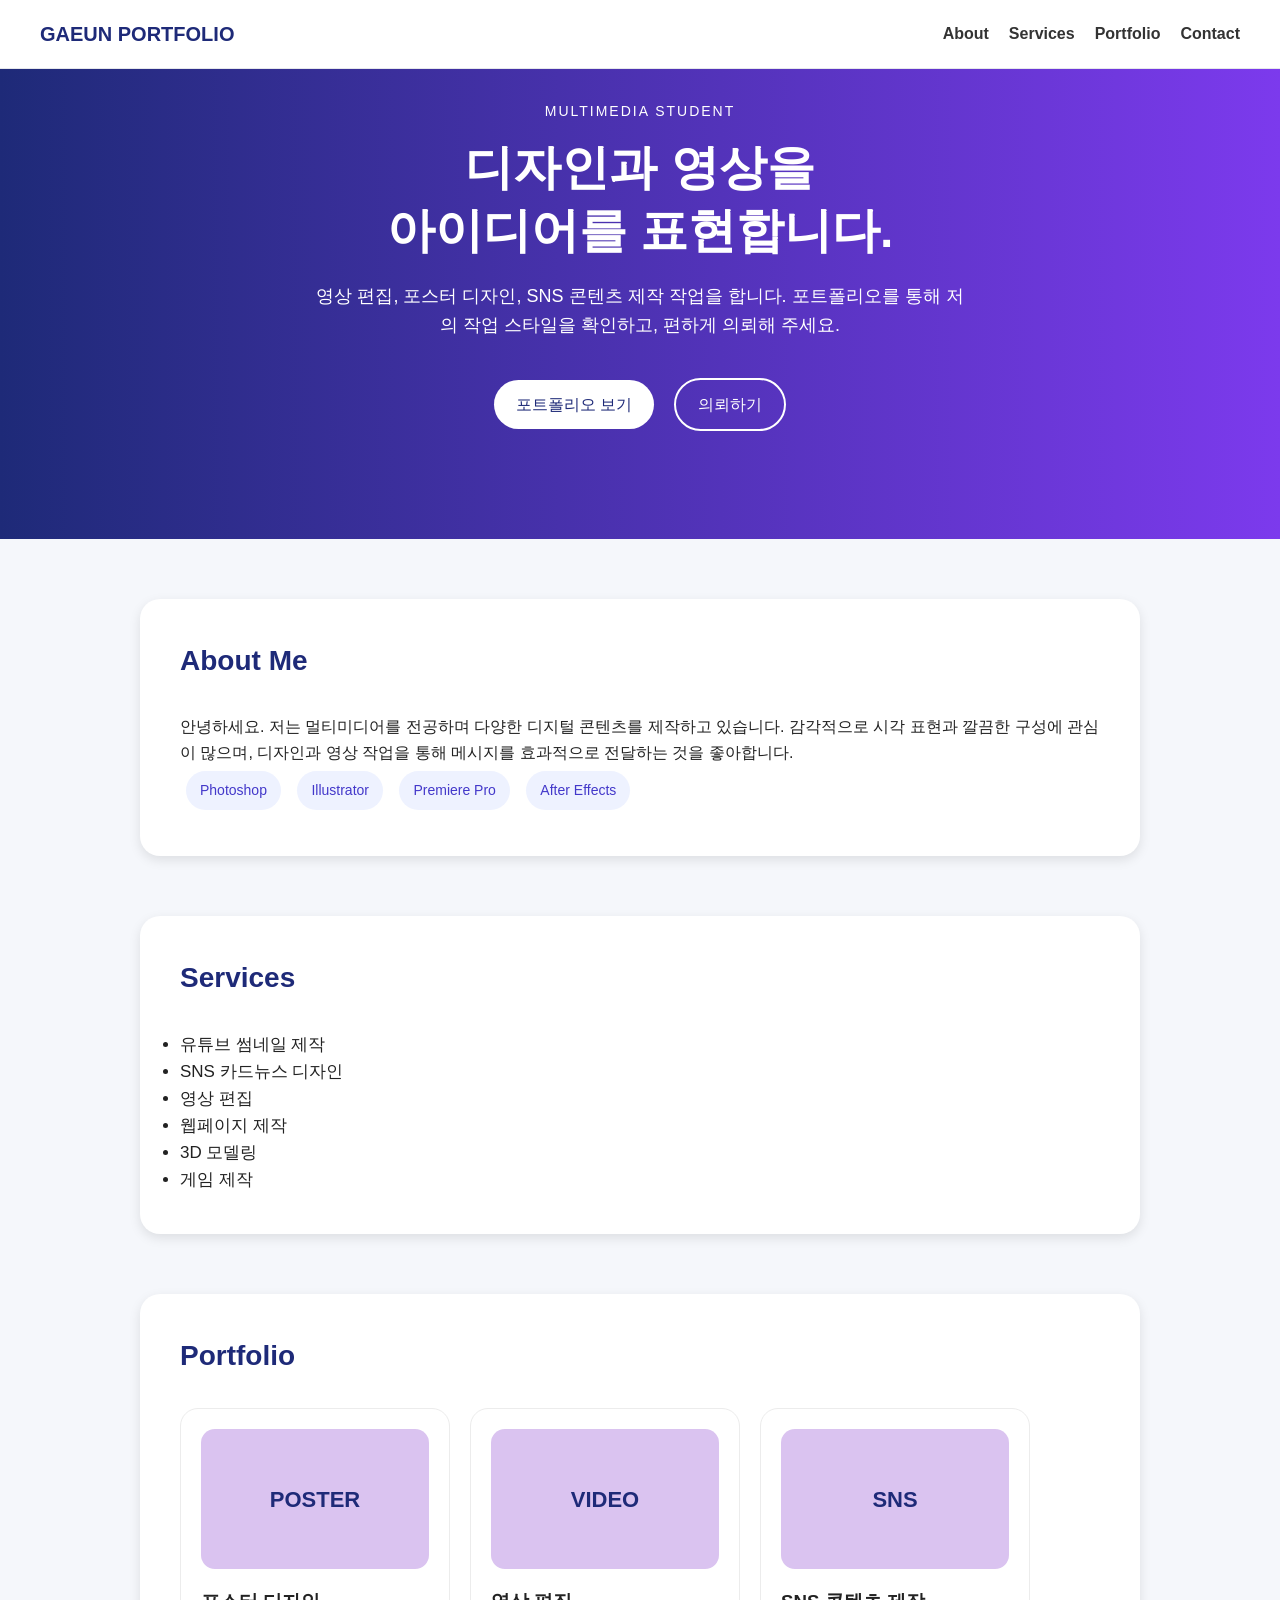
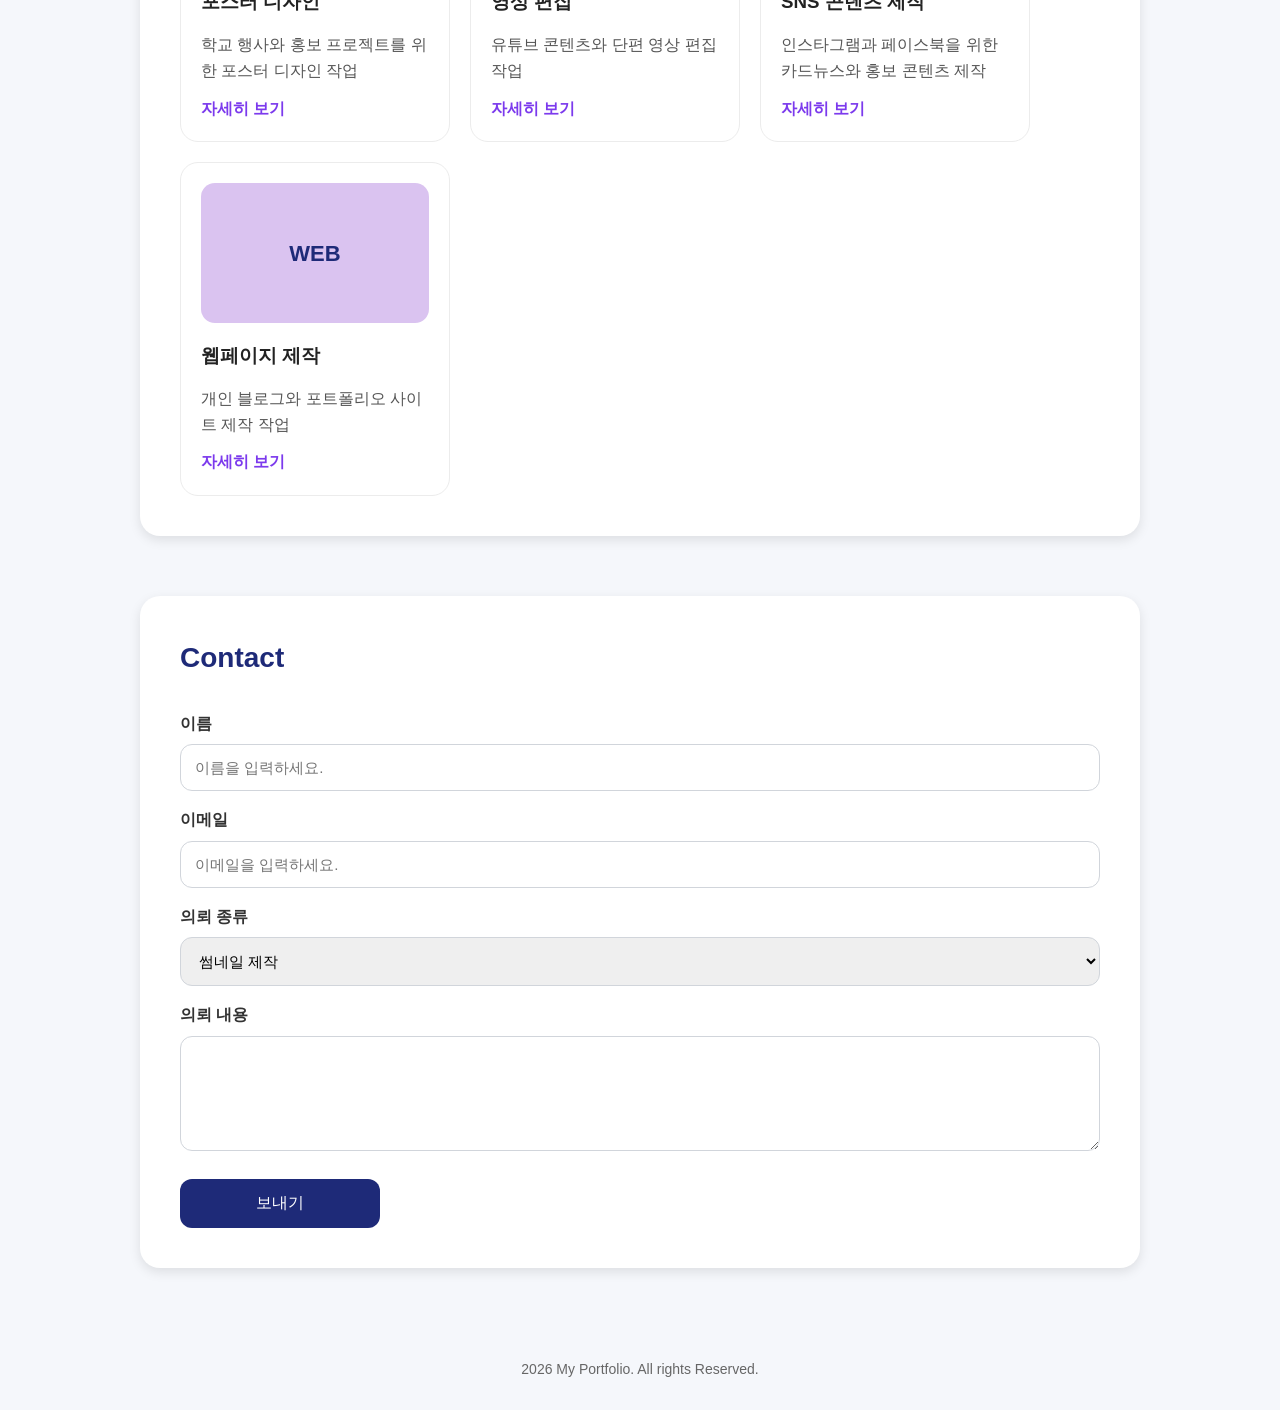
<file: index.html>
<!DOCTYPE html>
<html lang="en">
<head>
    <meta charset="UTF-8">
    <meta name="viewport" content="width=device-width, initial-scale=1.0">
    <title>My Portfolio</title>
    <link rel="stylesheet" href="style.css">
</head>
<body>

    <nav>
    <div class="logo">GAEUN PORTFOLIO</div>
    <ul>
        <li><a href="#about">About</a></li>
        <li><a href="#service">Services</a></li>
        <li><a href="#portfolio">Portfolio</a></li>
        <li><a href="#contact">Contact</a></li>
    </ul>
    </nav>

    <header class="hero">
    <div class="hero-text">
        <p class="small-title">MULTIMEDIA STUDENT</p>
        <h1>디자인과 영상을<br>아이디어를 표현합니다.</h1>
        <p class="hero-description">영상 편집, 포스터 디자인, SNS 콘텐츠 제작 작업을 합니다. 포트폴리오를 통해 저의 작업 스타일을 확인하고, 편하게 의뢰해 주세요.</p>
        
        <div class="hero-buttons">
            <a href="#" class="btn first">포트폴리오 보기</a>
            <a href="#" class="btn second">의뢰하기</a>
        </div>
    </div>
    </header>

    <section id="about">
        <h2>About Me</h2>
        <p> 안녕하세요. 저는 멀티미디어를 전공하며 다양한 디지털 콘텐츠를 제작하고 있습니다.
            감각적으로 시각 표현과 깔끔한 구성에 관심이 많으며, 디자인과 영상 작업을 통해 메시지를 효과적으로 전달하는 것을 좋아합니다.
        </p>

        <div class="skills">
            <span>Photoshop</span>
            <span>Illustrator</span>
            <span>Premiere Pro</span>
            <span>After Effects</span>
        </div>
    </section>

    <section id="service">
        <h2>Services</h2>
        <ul>
            <li>유튜브 썸네일 제작</li>
            <li>SNS 카드뉴스 디자인</li>
            <li>영상 편집</li>
            <li>웹페이지 제작</li>
            <li>3D 모델링</li>
            <li>게임 제작</li>
        </ul>
    </section>

    <section id="portfolio">
        <h2>Portfolio</h2>
        <div class="portfolio-grid">
            <div class="card">
                <div class="card-image">POSTER</div>
                <h3>포스터 디자인</h3>
                <p>학교 행사와 홍보 프로젝트를 위한 포스터 디자인 작업</p>
                <a href="poster.html" target="_blank">자세히 보기</a>
            </div>

            <div class="card">
                <div class="card-image">VIDEO</div>
                <h3>영상 편집</h3>
                <p>유튜브 콘텐츠와 단편 영상 편집 작업</p>
                <a href="video.html" target="_blank">자세히 보기</a>

            </div>

            <div class="card">
                <div class="card-image">SNS</div>
                <h3>SNS 콘텐츠 제작</h3>
                <p>인스타그램과 페이스북을 위한 카드뉴스와 홍보 콘텐츠 제작</p>
                <a href="sns.html" target="_blank">자세히 보기</a>
            </div>

            <div class="card">
                <div class="card-image">WEB</div>
                <h3>웹페이지 제작</h3>
                <p>개인 블로그와 포트폴리오 사이트 제작 작업</p>
                <a href="web.html" target="_blank">자세히 보기</a>
            </div>
        </div>
    </section>

    <section id="contact">
        <h2>Contact</h2>

        <form class="contact-form">
            <label for="name">이름</label>
            <input type="text" name="name" placeholder="이름을 입력하세요.">

            <label for="email">이메일</label>
            <input type="email" name="email" placeholder="이메일을 입력하세요.">

            <label for="type">의뢰 종류</label>
            <select name="type">
                <option>썸네일 제작</option>
                <option>포스터 디자인</option>
                <option>영상 편집</option>
                <option>웹페이지 제작</option>
            </select>

            <label for="message">의뢰 내용</label>
            <textarea name="message" placeholder="의뢰할 내용을 입력하세요." rows="5">
            </textarea>

            <input type="submit" value="보내기">
        </form>
    </section>

    <footer>
        <p> 2026 My Portfolio. All rights Reserved.</p>
    </footer>


</body>
</html>
</file>
<file: style.css>
* {
    box-sizing: border-box;
    margin: 0;
    padding: 0;
    font-family: Arial, sans-serif;
}

body {
    background-color: #f5f7fb;
    color: #222;
    line-height: 1.6;
}

nav {
    background-color: #ffffff;
    border-bottom: 1px solid #e5e7eb;
    padding: 18px 40px;
    display:flex;
    justify-content: space-between;
    align-items: center;
    position: fixed;
    width: 100%;
    top: 0;
    left: 0;
    z-index: 1000;
}

nav ul {
    list-style: none;
    display: flex;
    gap:20px;
}

nav ul li a {
    text-decoration: none;
    color: #333;
    font-weight: bold;
}

nav ul li a:hover {
    color: #7c3aed;}

.logo {
    font-size: 20px;
    font-weight: bold;
    color: #1e2a78;
}

.hero {
background: linear-gradient(to right, #1e2a78, #7c3aed);
    color: white;
    padding: 100px 20px;
    text-align: center;
    animation: fadeUP 1s ease;
}

.small-title {
    font-size: 14px;
    letter-spacing: 2px;
    margin-bottom: 15px;
}

.hero h1 {
    font-size: 48px;
    margin-bottom: 20px;
    line-height: 1.3;
}

.hero-description {
    font-size: 18px;
    width: 650px;
    margin: 0 auto 30px auto;
}

.btn{
    display: inline-block;
    padding: 12px 22px;
    border-radius: 30px;
    text-decoration: none;
    margin: 8px;
}

.first{
    background-color: white;
    color: #1e2a78;
}

.first:hover {
    background-color: #f3f4f6;
}

.second{
    border: 2px solid white;
    color: white;
}

.second:hover {
    background-color: white;
    color:#1e2a78;
}

section {
    background-color: white;
    width: 1000px;
    margin: 60px auto;
    padding: 40px;
    border-radius: 20px;
    box-shadow: rgba(0, 0, 0, 0.1) 0px 4px 12px;
}

section h2 {
    font-size: 28px;
    margin-bottom: 30px;
    color: #1e2a78;
}

.skills span {
    display: inline-block;
    background-color: #eef2ff;
    padding: 8px 14px;
    border-radius: 20px;
    margin: 6px;
    font-size: 14px;
    color: #4338ca;
}

#service ul {
    font-size: 17px;
}

footer {
    text-align: center;
    padding: 30px 20px;
    color: #666;
    font-size: 14px;
}

.card {
    width:270px;
    border: 1px solid #ececec;
    border-radius: 18px;
    padding: 20px;
    transition: box-shadow 0.3s, transform 0.3s;
}

.card:hover{
    transform: translate(0,-8px);
    box-shadow: 0 10px 24px rgba(0,0,0,0.12);
}

.card h3 {
    color: #222;
    margin-bottom: 15px;
}

.card p {
    color: #555;
    margin-bottom: 12px;
}

.card a {
    color: #7c3aed;
    text-decoration: none;
    font-weight: bold;
}

.card a:hover{
    text-decoration: underline;
}

.card-image {
    height:140px;
    background-color: rgb(218, 195, 240);
    border-radius: 14px;
    font-size: 22px;
    font-weight: bold;
    color:#1e2a78;
    display: flex;
    justify-content: center;
    align-items: center;
    margin-bottom: 18px;
}

.portfolio-grid {
    display: flex;
    gap: 20px;
    flex-wrap: wrap;
}

.contact-form label{
    display: block;
    margin-top: 16px;
    margin-bottom: 8px;
    color: #333;
    font-weight: bold;
}

.contact-form select,
.contact-form input,
.contact-form textarea {
    width: 100%;
    padding: 14px;
    border: 1px solid #d1d5db;
    border-radius: 12px;
    font-size: 15px;
}

.contact-form input[type="submit"]{
    margin-top: 20px;
    background-color: #1e2a78;
    color: white;
    width: 200px;
    font-size: 16px;
    border: none;
    padding: 14px 24px;
    transition: background-color 0.3s, transform 0.3s;
}

.contact-form input[type="submit"]:hover{
    background-color: #7c3aed;
    transform: translate(0,-4px);
}

@keyframes fadeUP {
    from{
        opacity: 0;
        transform: translate(0, 25px);
    }
    to{
        opacity: 1;
        transform: translate(0, 0);
    }
}
</file>
